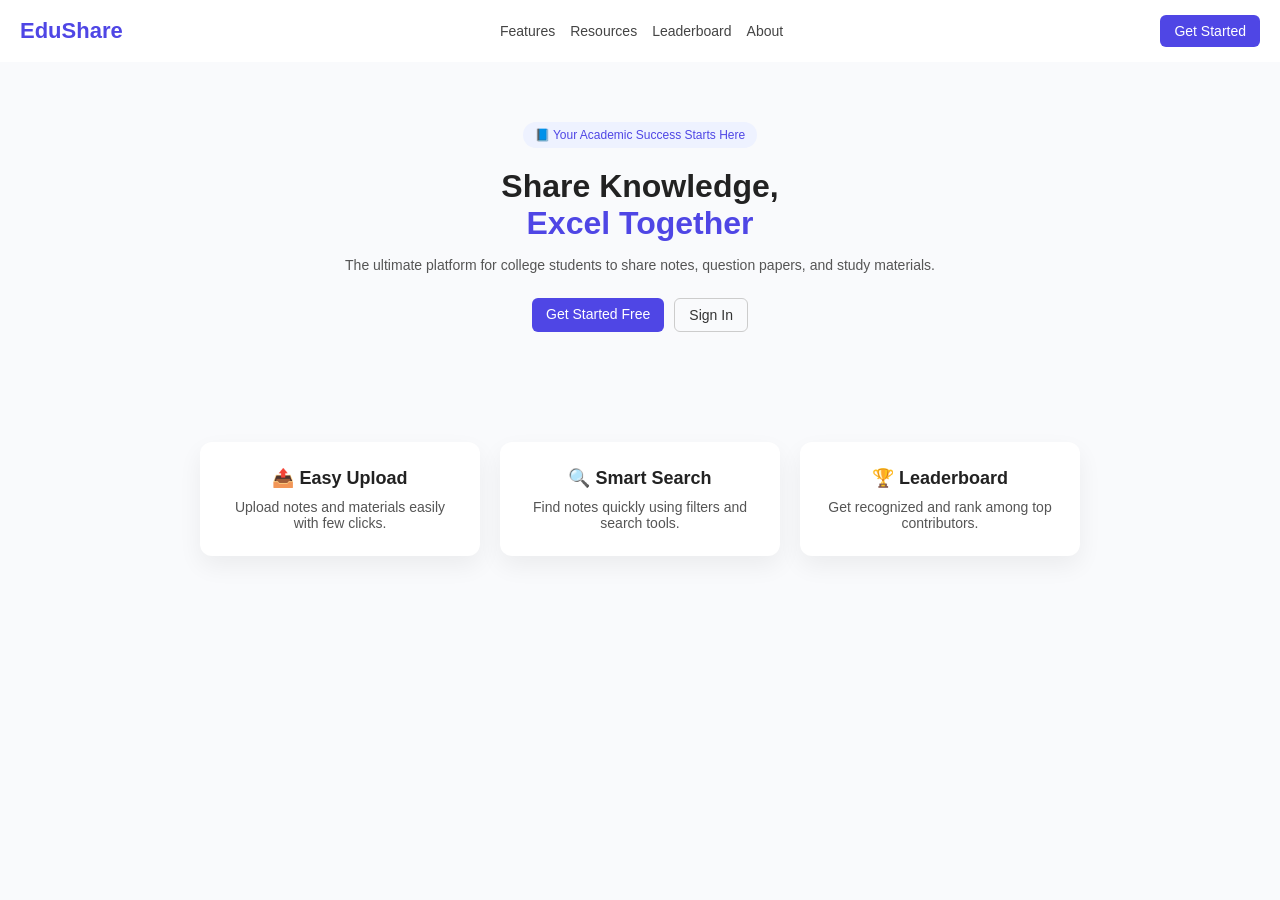
<file: static/index.html>
<!DOCTYPE html>
<html lang="en">
<head>
<meta charset="UTF-8">
<meta name="viewport" content="width=device-width, initial-scale=1.0">
<title>EduShare</title>

<style>
* {
  margin: 0;
  padding: 0;
  box-sizing: border-box;
  font-family: Arial, sans-serif;
}

body {
  background: #f9fafc;
  color: #222;
}

/* Navbar */
.navbar {
  display: flex;
  justify-content: space-between;
  align-items: center;
  padding: 15px 20px;
  background: white;
  flex-wrap: wrap;
}

.logo {
  font-size: 22px;
  font-weight: bold;
  color: #4f46e5;
}

.nav-links {
  display: flex;
  gap: 15px;
  flex-wrap: wrap;
}

.nav-links a {
  text-decoration: none;
  color: #444;
  font-size: 14px;
}

/* Buttons */
.btn-primary {
  background: #4f46e5;
  color: white;
  padding: 8px 14px;
  border-radius: 6px;
  text-decoration: none;
  font-size: 14px;
}

.btn-outline {
  border: 1px solid #ccc;
  padding: 8px 14px;
  border-radius: 6px;
  text-decoration: none;
  color: #333;
  font-size: 14px;
}

/* Hero */
.hero {
  text-align: center;
  padding: 60px 20px;
}

.badge {
  display: inline-block;
  background: #eef2ff;
  color: #4f46e5;
  padding: 6px 12px;
  border-radius: 20px;
  font-size: 12px;
  margin-bottom: 20px;
}

.hero h1 {
  font-size: 32px;
  margin-bottom: 15px;
}

.hero h1 span {
  color: #4f46e5;
}

.hero p {
  font-size: 14px;
  color: #555;
  margin-bottom: 25px;
}

.hero-buttons {
  display: flex;
  justify-content: center;
  gap: 10px;
  flex-wrap: wrap;
}

/* Features */
.features {
  display: flex;
  justify-content: center;
  gap: 20px;
  padding: 50px 20px;
  flex-wrap: wrap;
}

.feature-card {
  background: white;
  padding: 25px;
  border-radius: 12px;
  width: 280px;
  text-align: center;
  box-shadow: 0 10px 25px rgba(0,0,0,0.06);
}

.feature-card h3 {
  margin-bottom: 10px;
  font-size: 18px;
}

.feature-card p {
  font-size: 14px;
  color: #555;
}

/* Mobile */
@media (max-width: 600px) {
  .nav-links {
    justify-content: center;
    width: 100%;
    margin: 10px 0;
  }

  .hero h1 {
    font-size: 26px;
  }
}
</style>
</head>

<body>

<header class="navbar">
  <div class="logo">EduShare</div>

  <nav class="nav-links">
    <a href="#features">Features</a>
    <a href="#">Resources</a>
    <a href="#">Leaderboard</a>
    <a href="#">About</a>
  </nav>

  <a href="/static/signup.html" class="btn-primary">Get Started</a>
</header>

<section class="hero">
  <span class="badge">📘 Your Academic Success Starts Here</span>

  <h1>
    Share Knowledge,<br>
    <span>Excel Together</span>
  </h1>

  <p>
    The ultimate platform for college students to share notes,
    question papers, and study materials.
  </p>

  <!-- ✅ ONLY CHANGE: links added -->
  <div class="hero-buttons">
    <a href="/static/signup.html" class="btn-primary">Get Started Free</a>
    <a href="/static/login.html" class="btn-outline">Sign In</a>
  </div>
</section>

<section class="features" id="features">
  <div class="feature-card">
    <h3>📤 Easy Upload</h3>
    <p>Upload notes and materials easily with few clicks.</p>
  </div>

  <div class="feature-card">
    <h3>🔍 Smart Search</h3>
    <p>Find notes quickly using filters and search tools.</p>
  </div>

  <div class="feature-card">
    <h3>🏆 Leaderboard</h3>
    <p>Get recognized and rank among top contributors.</p>
  </div>
</section>

</body>
</html>
</file>
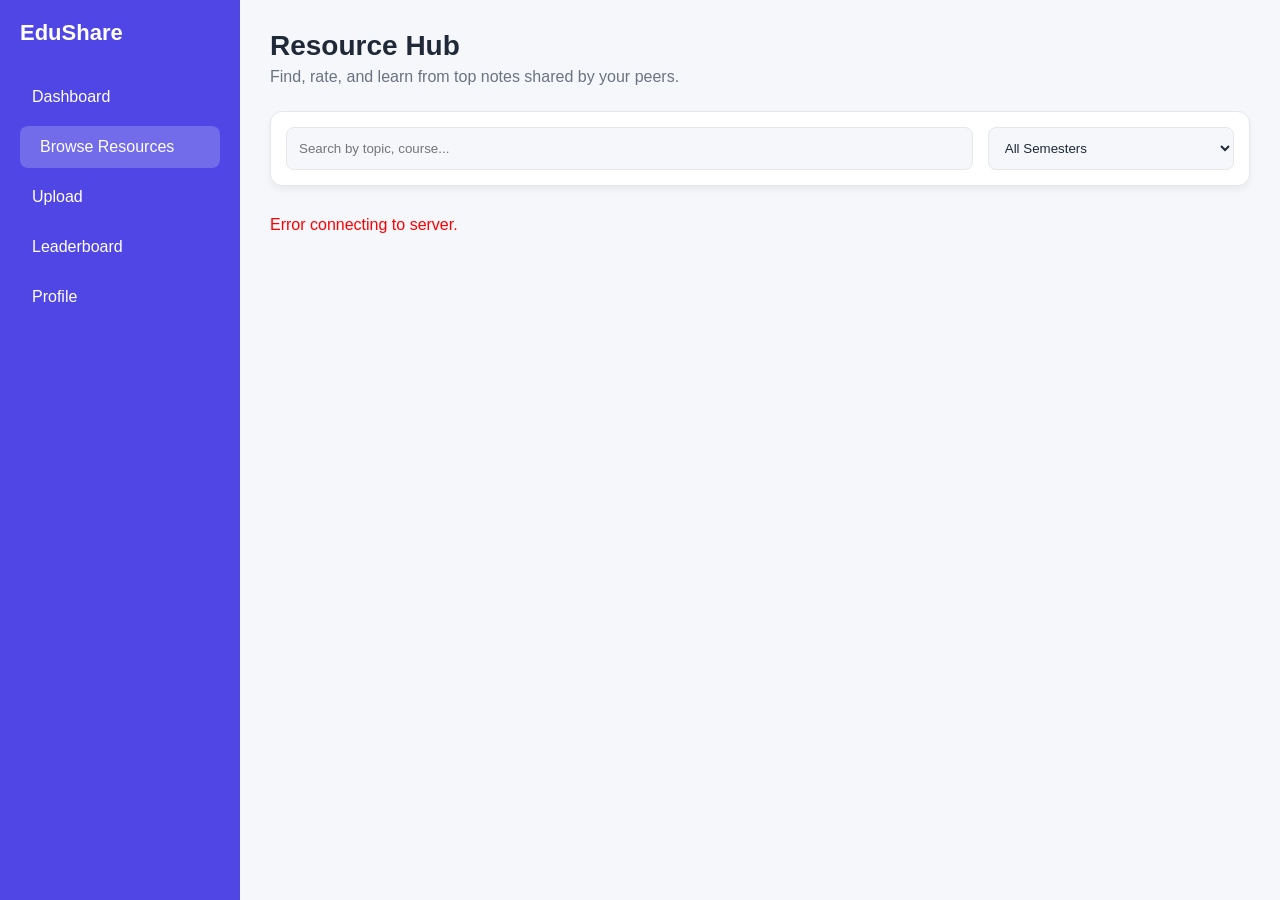
<file: static/browse.html>
<!DOCTYPE html>
<html lang="en">
<head>
    <meta charset="UTF-8">
    <meta name="viewport" content="width=device-width, initial-scale=1.0">
    <title>EduShare | Browse Resources</title>
    <style>
        /* --- 1. THEME VARIABLES --- */
        :root {
            --primary: #4f46e5;
            --primary-hover: #4338ca;
            --bg: #f5f7fb;
            --card-bg: #ffffff;
            --text: #1f2937;
            --text-light: #6b7280;
            --border: #e5e7eb;
            --badge-bg: #eff6ff;
            --success: #10b981;
            --danger: #ef4444;
        }

        body.dark-theme {
            --bg: #0f172a;
            --card-bg: #1e293b;
            --text: #f8fafc;
            --text-light: #94a3b8;
            --border: #334155;
            --badge-bg: rgba(79, 70, 229, 0.15);
        }

        /* --- 2. GLOBAL RESET --- */
        * {
            margin: 0;
            padding: 0;
            box-sizing: border-box;
            font-family: "Segoe UI", sans-serif;
        }

        body {
            background: var(--bg);
            color: var(--text);
            transition: background 0.3s, color 0.3s;
            min-height: 100vh;
        }

        /* --- 3. LAYOUT --- */
        .dashboard {
            display: flex;
            min-height: 100vh;
        }

        /* --- 4. SIDEBAR --- */
        .sidebar {
            width: 240px;
            background: var(--primary);
            color: white;
            padding: 20px;
            flex-shrink: 0;
            position: sticky;
            top: 0;
            height: 100vh;
        }

        .logo {
            font-size: 22px;
            font-weight: bold;
            margin-bottom: 30px;
        }

        .sidebar a {
            display: block;
            padding: 12px;
            margin-bottom: 8px;
            border-radius: 8px;
            cursor: pointer;
            text-decoration: none;
            color: white;
            transition: padding-left 0.3s ease, background 0.2s ease;
        }

        .sidebar a:hover,
        .sidebar .active {
            background: rgba(255, 255, 255, 0.2);
            padding-left: 20px;
        }

        /* --- 5. MAIN CONTENT --- */
        .main {
            flex: 1;
            padding: 30px;
        }

        header h1 {
            font-size: 28px;
            margin-bottom: 6px;
        }

        header p {
            color: var(--text-light);
            margin-bottom: 25px;
        }

        /* --- 6. FILTER SECTION --- */
        .filter-section {
            background: var(--card-bg);
            padding: 15px;
            border-radius: 12px;
            display: flex;
            gap: 15px;
            border: 1px solid var(--border);
            box-shadow: 0 4px 6px rgba(0, 0, 0, 0.05);
            margin-bottom: 30px;
        }

        .filter-section input {
            flex: 3;
            border: 1px solid var(--border);
            padding: 12px;
            border-radius: 8px;
            background: var(--bg);
            color: var(--text);
            outline: none;
        }

        .filter-section select {
            flex: 1;
            border: 1px solid var(--border);
            padding: 12px;
            border-radius: 8px;
            background: var(--bg);
            color: var(--text);
            cursor: pointer;
            outline: none;
        }

        /* --- 7. RESOURCE GRID --- */
        .resource-grid {
            display: grid;
            grid-template-columns: repeat(auto-fill, minmax(320px, 1fr));
            gap: 20px;
        }

        .resource-card {
            background: var(--card-bg);
            padding: 24px;
            border-radius: 16px;
            border: 1px solid var(--border);
            display: flex;
            flex-direction: column;
            transition: transform 0.3s ease, box-shadow 0.3s ease, border-color 0.3s ease;
            position: relative;
        }

        .resource-card:hover {
            transform: translateY(-5px);
            box-shadow: 0 10px 20px rgba(0, 0, 0, 0.1);
            border-color: var(--primary);
        }

        .file-badge {
            font-size: 10px;
            font-weight: 700;
            color: var(--primary);
            background: var(--badge-bg);
            padding: 5px 10px;
            border-radius: 6px;
            text-transform: uppercase;
            margin-bottom: 12px;
            width: fit-content;
        }

        .resource-title {
            font-size: 18px;
            font-weight: 700;
            margin-bottom: 8px;
            line-height: 1.3;
        }

        .resource-info {
            color: var(--text-light);
            font-size: 14px;
            margin-bottom: 10px;
        }

        .uploader-info {
            font-size: 12px;
            color: var(--text-light);
            margin-bottom: 15px;
            display: flex;
            align-items: center;
            gap: 5px;
        }

        /* --- 8. RATING & FEEDBACK --- */
        .rating-box {
            display: flex;
            align-items: center;
            gap: 10px;
            margin-bottom: 15px;
            padding: 8px;
            background: var(--bg);
            border-radius: 10px;
            width: fit-content;
        }

        .star {
            font-size: 18px;
            cursor: pointer;
            color: #cbd5e1;
            transition: 0.2s;
        }

        .star.active {
            color: #f59e0b;
        }

        .avg-text {
            font-weight: 800;
            color: var(--text);
            font-size: 12px;
        }

        .feedback-drawer {
            display: none;
            margin-bottom: 15px;
            padding: 10px;
            background: var(--bg);
            border-radius: 8px;
            font-size: 13px;
            border: 1px solid var(--border);
        }

        /* --- 9. BUTTONS --- */
        .card-actions {
            display: flex;
            gap: 10px;
            margin-top: auto;
        }

        button {
            background: var(--primary);
            color: white;
            border: none;
            padding: 10px 14px;
            border-radius: 8px;
            cursor: pointer;
            font-weight: bold;
            transition: opacity 0.2s, transform 0.1s;
        }

        button:hover {
            opacity: 0.9;
        }

        button:active {
            transform: scale(0.96);
        }

        .btn-outline {
            background: transparent;
            border: 1px solid var(--border);
            color: var(--text);
            flex: 1;
        }

        .btn-primary {
            flex: 2;
        }

        /* Faculty Controls */
        .faculty-controls {
            margin-top: 15px;
            padding-top: 15px;
            border-top: 1px solid var(--border);
            display: flex;
            gap: 8px;
        }

        .btn-fac {
            font-size: 11px;
            flex: 1;
        }

        .bg-green { background: var(--success); }
        .bg-red { background: var(--danger); }
    </style>
</head>
<body>

<div class="dashboard">
    <nav class="sidebar">
        <div class="logo">EduShare</div>
        <a href="dashboard.html">Dashboard</a>
        <a href="browse.html" class="active">Browse Resources</a>
        <a href="upload.html">Upload</a>
        <a href="leaderboard.html">Leaderboard</a>
        <a href="profile.html">Profile</a>
    </nav>

    <main class="main">
        <header>
            <h1 id="welcome-text">Resource Hub</h1>
            <p>Find, rate, and learn from top notes shared by your peers.</p>
        </header>

        <div class="filter-section">
            <input type="text" id="searchInput" placeholder="Search by topic, course..." oninput="debounce(loadResources)">
            <select id="semFilter" onchange="loadResources()">
                <option value="">All Semesters</option>
                <option value="1">Semester 1</option>
                <option value="2">Semester 2</option>
                <option value="3">Semester 3</option>
                <option value="4">Semester 4</option>
                <option value="5">Semester 5</option>
                <option value="6">Semester 6</option>
                <option value="7">Semester 7</option>
                <option value="8">Semester 8</option>
            </select>
        </div>

        <div id="resource-grid" class="resource-grid">
            </div>
    </main>
</div>

<script>
    const userRole = localStorage.getItem('userRole') || 'student';
    const currentUserId = localStorage.getItem('userId');

    // Theme Check
    if (localStorage.getItem('theme') === 'dark') {
        document.body.classList.add('dark-theme');
    }

    let timeout = null;
    function debounce(func) {
        clearTimeout(timeout);
        timeout = setTimeout(func, 400);
    }

    async function loadResources() {
        const search = document.getElementById('searchInput').value;
        const sem = document.getElementById('semFilter').value;
        const container = document.getElementById("resource-grid");

        try {
            const res = await fetch(`http://127.0.0.1:5000/get-resources?search=${encodeURIComponent(search)}&semester=${sem}`);
            const resources = await res.json();

            if (resources.length === 0) {
                container.innerHTML = `<p style="grid-column: 1/-1; text-align: center; padding: 50px;">No resources found.</p>`;
                return;
            }

            container.innerHTML = resources.map((file) => {
                const avg = parseFloat(file.average_rating || 0).toFixed(1);
                const starCount = Math.round(file.average_rating || 0);

                return `
                <div class="resource-card">
                    <span class="file-badge">${file.file_type || 'PDF'}</span>
                    <h3 class="resource-title">
                        ${file.title} ${file.is_verified ? '✅' : ''}
                    </h3>
                    <p class="resource-info"><b>${file.course_name}</b> • Sem ${file.semester}</p>
                    
                    <div class="uploader-info">
                        👤 <span>Uploaded by <b>${file.uploader_name}</b></span>
                    </div>

                    <div class="rating-box">
                        <div class="stars">
                            ${[1, 2, 3, 4, 5].map(i => `<span class="star ${i <= starCount ? 'active' : ''}" onclick="submitRating(${file.resource_id}, ${i})">★</span>`).join('')}
                        </div>
                        <span class="avg-text">${avg}</span>
                    </div>

                    <div id="feedback-area-${file.resource_id}" class="feedback-drawer"></div>

                    <div class="card-actions">
                        <button class="btn btn-outline" onclick="toggleFeedback(${file.resource_id})">Feedback</button>
                        <button class="btn btn-primary" onclick="downloadResource(${file.resource_id}, '${file.file_url}')">Download</button>
                    </div>

                    ${userRole === 'faculty' ? `
                    <div class="faculty-controls">
                        <button class="btn-fac bg-green" onclick="verifyRes(${file.resource_id})">Verify</button>
                        <button class="btn-fac bg-red" onclick="deleteRes(${file.resource_id})">Delete</button>
                    </div>` : ''}
                </div>`;
            }).join('');
        } catch (e) {
            container.innerHTML = `<p style="color:red">Error connecting to server.</p>`;
        }
    }

    async function toggleFeedback(resId) {
        const div = document.getElementById(`feedback-area-${resId}`);
        if (div.style.display === 'block') { div.style.display = 'none'; return; }

        const res = await fetch(`http://127.0.0.1:5000/get-comments/${resId}?user_id=${currentUserId}`);
        const comments = await res.json();

        if (!comments || comments.length === 0) {
            div.innerHTML = `<div class="no-feedback-msg">No faculty feedback yet.</div>`;
        } else {
            div.innerHTML = comments.map(c => `
                <div style="margin-bottom:8px; border-bottom:1px solid var(--border); padding-bottom:5px;">
                    <b style="color:var(--primary)">${c.faculty_name}:</b><br>
                    ${c.comment_text}
                </div>
            `).join('');
        }
        div.style.display = 'block';
    }

    async function submitRating(resId, rating) {
        if (!currentUserId) return alert("Login required");
        await fetch('http://127.0.0.1:5000/rate-resource', {
            method: 'POST',
            headers: { 'Content-Type': 'application/json' },
            body: JSON.stringify({ user_id: currentUserId, resource_id: resId, rating: rating })
        });
        loadResources();
    }

    async function downloadResource(resourceId, fileUrl) {
    try {
        // 1. Tell the server to increment the download count
        await fetch(`http://127.0.0.1:5000/track-download/${resourceId}`, {
            method: 'POST'
        });
        
        // 2. Actually open/download the file
        window.open(`http://127.0.0.1:5000/${fileUrl}`);
    } catch (err) {
        console.error("Download tracking failed", err);
        // Fallback: still open the file even if tracking fails
        window.open(`http://127.0.0.1:5000/${fileUrl}`);
    }
}

    window.onload = loadResources;
</script>
</body>
</html>
</file>
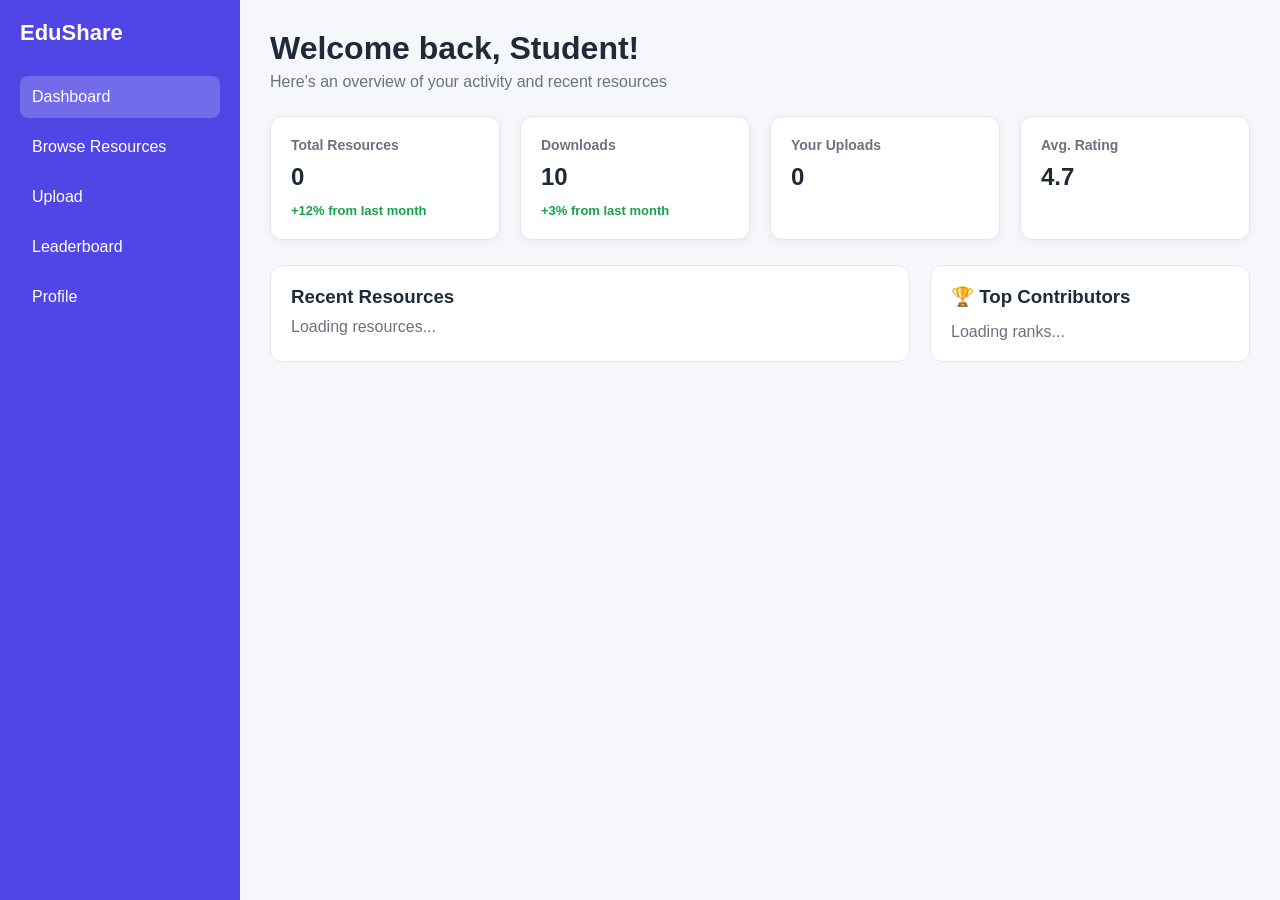
<file: static/dashboard.html>
<!DOCTYPE html>
<html lang="en">
<head>
<meta charset="UTF-8">
<meta name="viewport" content="width=device-width, initial-scale=1.0">
<title>EduShare Dashboard</title>

<style>
    /* --- THEME VARIABLES --- */
    :root {
        --primary: #4f46e5;
        --bg: #f5f7fb;
        --card-bg: #ffffff;
        --text: #1f2937;
        --text-light: #6b7280;
        --border: #e5e7eb;
    }

    /* Dark Theme Styles */
    body.dark-theme {
        --bg: #0f172a;
        --card-bg: #1e293b;
        --text: #f8fafc;
        --text-light: #94a3b8;
        --border: #334155;
    }

    *{
        margin:0;
        padding:0;
        box-sizing:border-box;
        font-family: "Segoe UI", sans-serif;
    }

    body{
        background: var(--bg);
        color: var(--text);
        transition: background 0.3s, color 0.3s;
    }

    /* Layout */
    .dashboard{
        display:flex;
        min-height:100vh;
    }

    /* Sidebar */
    .sidebar{
        width:240px;
        background: var(--primary);
        color:white;
        padding:20px;
        flex-shrink: 0;
    }

    .logo{
        font-size:22px;
        font-weight:bold;
        margin-bottom:30px;
    }

    .sidebar a{
        display:block;
        padding:12px;
        margin-bottom:8px;
        border-radius:8px;
        cursor:pointer;
        text-decoration: none;
        color: white;
    }

    .sidebar a:hover,
    .sidebar .active{
        background:rgba(255,255,255,0.2);
    }

    /* Main Content */
    .main{
        flex:1;
        padding:30px;
    }

    header h1{
        margin-bottom:6px;
    }

    header p{
        color: var(--text-light);
    }

    /* Stats Grid */
    .stats{
        display:grid;
        grid-template-columns:repeat(auto-fit, minmax(200px, 1fr));
        gap:20px;
        margin:25px 0;
    }

    .card{
        background: var(--card-bg);
        padding:20px;
        border-radius:12px;
        border: 1px solid var(--border);
        box-shadow: 0 2px 10px rgba(0,0,0,0.05);
    }


    /* --- HOVER EFFECTS FOR STAT CARDS --- */
.card {
    transition: transform 0.3s ease, box-shadow 0.3s ease, border-color 0.3s ease;
    cursor: default;
}

.card:hover {
    transform: translateY(-5px);
    box-shadow: 0 10px 20px rgba(0, 0, 0, 0.1);
    border-color: var(--primary);
}

/* --- HOVER EFFECTS FOR RESOURCE CARDS --- */
.resource-card {
    transition: transform 0.2s ease, background-color 0.2s ease;
}

.resource-card:hover {
    background-color: rgba(79, 70, 229, 0.02);
    transform: scale(1.01);
}

/* --- HOVER EFFECTS FOR SIDEBAR LINKS --- */
.sidebar a {
    transition: padding-left 0.3s ease, background 0.2s ease;
}

.sidebar a:hover {
    padding-left: 20px;
    background: rgba(255, 255, 255, 0.2);
}

/* --- BUTTON INTERACTION --- */
button {
    transition: opacity 0.2s ease, transform 0.1s ease;
}

button:active {
    transform: scale(0.96);
}
    .card h3{
        font-size:14px;
        color: var(--text-light);
    }

    .card h2{
        margin:10px 0;
    }

    .green{
        color:#16a34a;
        font-size:13px;
        font-weight: bold;
    }

    /* Content Section */
    .content{
        display:grid;
        grid-template-columns: 2fr 1fr;
        gap:20px;
    }

    .resources,
    .contributors{
        background: var(--card-bg);
        padding:20px;
        border-radius:12px;
        border: 1px solid var(--border);
    }

    .resource-card{
        border:1px solid var(--border);
        padding:15px;
        border-radius:10px;
        margin-top:15px;
    }

    .resource-card p{
        font-size:14px;
        color: var(--text-light);
        margin:8px 0;
    }

    button{
        background: var(--primary);
        color:white;
        border:none;
        padding:8px 14px;
        border-radius:8px;
        cursor:pointer;
        font-weight: bold;
    }

    button:hover{
        opacity: 0.9;
    }

    /* Contributors */
    .contributors ul{
        list-style:none;
        margin-top:15px;
    }

    .contributors li{
        display:flex;
        justify-content:space-between;
        padding:8px 0;
        border-bottom:1px solid var(--border);
    }

    /* Responsive */
    @media(max-width:900px){
        .content{ grid-template-columns:1fr; }
        .sidebar{ width: 70px; }
        .sidebar .logo, .sidebar a span { display: none; }
    }
</style>

<script>
    // Immediate Theme Check
    (function() {
        if (localStorage.getItem('theme') === 'dark') {
            document.body.classList.add('dark-theme');
        }
    })();
</script>

</head>
<body>

<div class="dashboard">

    <div class="sidebar">
        <nav>
        <div class="logo">EduShare</div>
        <a href="dashboard.html" class="active">Dashboard</a>
        <a href="browse.html">Browse Resources</a>
        <a href="upload.html">Upload</a>
        <a href="leaderboard.html">Leaderboard</a>
        <a href="profile.html">Profile</a>
        </nav>
    </div>
    

    <div class="main">
        <header>
            <h1 id="welcome-text">Welcome back, Student!</h1>
            <p>Here's an overview of your activity and recent resources</p>
        </header>

        <div class="stats">
            <div class="card">
                <h3>Total Resources</h3>
                <h2 id="total-count">0</h2>
                <span class="green">+12% from last month</span>
            </div>
            <div class="card">
                <h3>Downloads</h3>
                <h2 id="personal-dl">10</h2>
                <span class="green">+3% from last month</span>
            </div>
            <div class="card">
                <h3>Your Uploads</h3>
                <h2 id="my-uploads">0</h2>
            </div>
            <div class="card">
                <h3>Avg. Rating</h3>
                <h2>4.7</h2>
            </div>
        </div>

        <div class="content">
            <div class="resources">
                <h3>Recent Resources</h3>
                <div id="resource-list">
                    <p style="margin-top: 10px; color: var(--text-light);">Loading resources...</p>
                </div>
            </div>

            <div class="contributors">
                <h3>🏆 Top Contributors</h3>
                <ul>
                    <p style="margin-top: 10px; color: var(--text-light);">Loading ranks...</p>
                </ul>
            </div>
        </div>
    </div>
</div>

<script>
    // Personalize Greeting
    const userName = localStorage.getItem('userName') || "Student";
    const userId = localStorage.getItem('userId');
    document.getElementById('welcome-text').innerText = `Welcome back, ${userName}!`;

    async function loadDashboard() {
        try {
            // --- 1. Load Recent Resources & Stats ---
            const res = await fetch("http://127.0.0.1:5000/get-resources");
            const data = await res.json();
            
            document.getElementById('total-count').innerText = data.length;
            const myCount = data.filter(item => item.uploaded_by == userId).length;
            document.getElementById('my-uploads').innerText = myCount;

            const container = document.getElementById('resource-list');
            if(data.length > 0) {
                container.innerHTML = "";
                data.slice(0, 2).forEach(file => {
                    container.innerHTML += `
                        <div class="resource-card">
                            <h4>${file.title}</h4>
                            <p>${file.course_name} • Sem ${file.semester} • By ${file.uploader_name}</p>
                            <button onclick="handleDownload(${file.resource_id}, '${file.file_url}')">Download</button>
                        </div>
                    `;
                });
            }

            // --- 2. Load Top Contributors (Dynamic) ---
            const leaderRes = await fetch("http://127.0.0.1:5000/get-leaderboard");
            const leaders = await leaderRes.json();
            const leaderList = document.querySelector('.contributors ul');
            
            if(leaders.length > 0) {
                leaderList.innerHTML = ""; 
                leaders.slice(0, 5).forEach(user => {
                    leaderList.innerHTML += `
                        <li>
                            ${user.user_name} 
                            <span style="font-weight: bold; color: var(--primary);">
                                ${user.total_downloads}
                            </span>
                        </li>
                    `;
                });
            } else {
                leaderList.innerHTML = "<li>No contributors yet</li>";
            }

        } catch (err) {
            console.error("Dashboard error:", err);
        }
    } 

    async function handleDownload(resId, url) {
    const userId = localStorage.getItem('userId') || 1; // Get the logged-in user's ID
    
    await fetch(`http://127.0.0.1:5000/track-download/${resId}`, { 
        method: 'POST',
        headers: { 'Content-Type': 'application/json' },
        body: JSON.stringify({ user_id: userId }) 
    });
    
    window.open(`http://127.0.0.1:5000/${url}`);
    loadDashboard(); // This will now show the updated VIEW data
}
    window.onload = loadDashboard;
</script>

</body>
</html>
</file>
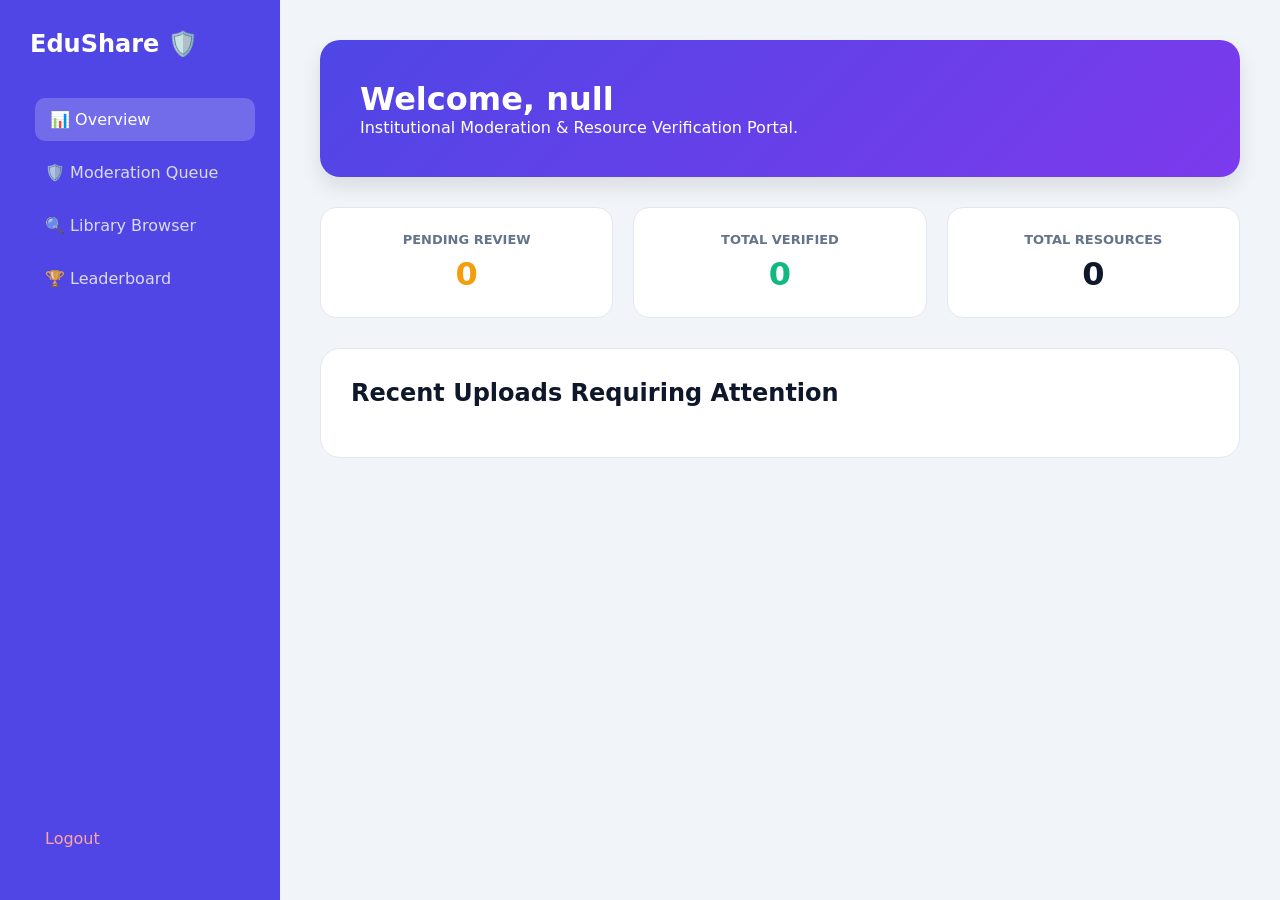
<file: static/faculty_dashboard.html>
<!DOCTYPE html>
<html lang="en">
<head>
    <meta charset="UTF-8">
    <meta name="viewport" content="width=device-width, initial-scale=1.0">
    <title>EduShare | Faculty Portal</title>
    <style>
        :root {
            --primary: #4f46e5;
            --bg: #f1f5f9;
            --card-bg: #ffffff;
            --text-main: #0f172a;
            --text-muted: #64748b;
            --border: #e2e8f0;
            --success: #10b981;
            --warning: #f59e0b;
        }

        * {
            margin: 0;
            padding: 0;
            box-sizing: border-box;
            font-family: 'Inter', system-ui, sans-serif;
        }

        body {
            background: var(--bg);
            color: var(--text-main);
            display: flex;
            min-height: 100vh;
        }

        /* --- SIDEBAR --- */
        .sidebar {
            width: 280px;
            background: var(--primary);
            color: white;
            padding: 30px;
            position: sticky;
            top: 0;
            height: 100vh;
            display: flex;
            flex-direction: column;
        }

        .sidebar h2 {
            font-size: 24px;
            font-weight: 800;
            margin-bottom: 40px;
        }

        .sidebar a {
            display: block;
            padding: 12px 15px;
            margin-bottom: 10px;
            border-radius: 10px;
            text-decoration: none;
            color: rgba(255, 255, 255, 0.8);
            font-weight: 500;
            transition: 0.3s;
        }

        .sidebar a:hover, 
        .sidebar .active {
            background: rgba(255, 255, 255, 0.2);
            color: white;
            transform: translateX(5px);
        }

        /* --- MAIN CONTENT --- */
        .main {
            flex: 1;
            padding: 40px;
        }

        .hero-banner {
            background: linear-gradient(135deg, #4f46e5, #7c3aed);
            padding: 40px;
            border-radius: 20px;
            color: white;
            margin-bottom: 30px;
            box-shadow: 0 10px 20px rgba(0, 0, 0, 0.1);
        }

        .stats-grid {
            display: grid;
            grid-template-columns: repeat(auto-fit, minmax(240px, 1fr));
            gap: 20px;
            margin-bottom: 30px;
        }

        .stat-card {
            background: var(--card-bg);
            padding: 24px;
            border-radius: 16px;
            border: 1px solid var(--border);
            text-align: center;
        }

        .stat-card p {
            font-size: 13px;
            font-weight: 700;
            color: var(--text-muted);
            text-transform: uppercase;
            margin-bottom: 8px;
        }

        .stat-card h3 {
            font-size: 32px;
            font-weight: 800;
        }

        /* --- QUEUE SECTION --- */
        .queue-box {
            background: var(--card-bg);
            padding: 30px;
            border-radius: 20px;
            border: 1px solid var(--border);
        }

        .queue-item {
            display: flex;
            justify-content: space-between;
            align-items: center;
            padding: 15px 0;
            border-bottom: 1px solid var(--border);
        }

        .queue-item:last-child {
            border-bottom: none;
        }

        .btn-review {
            padding: 10px 20px;
            border-radius: 10px;
            border: none;
            background: var(--primary);
            color: white;
            font-weight: 600;
            cursor: pointer;
        }
    </style>
</head>
<body>

    <nav class="sidebar">
        <h2>EduShare 🛡️</h2>
        <a href="faculty_dashboard.html" class="active">📊 Overview</a>
        <a href="faculty_moderation.html">🛡️ Moderation Queue</a>
        <a href="browse.html">🔍 Library Browser</a>
        <a href="leaderboard.html">🏆 Leaderboard</a>
        <div style="margin-top: auto;">
            <a href="login.html" style="color: #fca5a5;">Logout</a>
        </div>
    </nav>

    <main class="main">
        <div class="hero-banner">
            <h1 id="welcome-name">Welcome, Professor</h1>
            <p>Institutional Moderation & Resource Verification Portal.</p>
        </div>

        <div class="stats-grid">
            <div class="stat-card">
                <p>Pending Review</p>
                <h3 id="pending-count" style="color: var(--warning);">0</h3>
            </div>
            <div class="stat-card">
                <p>Total Verified</p>
                <h3 id="verified-count" style="color: var(--success);">0</h3>
            </div>
            <div class="stat-card">
                <p>Total Resources</p>
                <h3 id="total-count">0</h3>
            </div>
        </div>

        <div class="queue-box">
            <h2 style="margin-bottom: 20px;">Recent Uploads Requiring Attention</h2>
            <div id="urgent-queue">
                </div>
        </div>
    </main>

    <script>
        const userName = localStorage.getItem('userName');
        document.getElementById('welcome-name').innerText = `Welcome, ${userName}`;

        async function loadDashboardStats() {
            try {
                const res = await fetch('http://127.0.0.1:5000/get-resources');
                const data = await res.json();
                
                const pending = data.filter(r => !r.is_verified);
                const verified = data.filter(r => r.is_verified);

                document.getElementById('total-count').innerText = data.length;
                document.getElementById('pending-count').innerText = pending.length;
                document.getElementById('verified-count').innerText = verified.length;

                const queue = document.getElementById('urgent-queue');
                if (pending.length === 0) {
                    queue.innerHTML = "<p>All caught up! No pending resources.</p>";
                } else {
                    queue.innerHTML = pending.slice(0, 3).map(item => `
                        <div class="queue-item">
                            <div>
                                <h4>${item.title}</h4>
                                <p style="font-size: 12px; color: var(--text-muted);">Uploader: ${item.uploader_name} | Course: ${item.course_name}</p>
                            </div>
                            <button class="btn-review" onclick="location.href='faculty_moderation.html'">Review</button>
                        </div>
                    `).join('');
                }
            } catch (e) { console.error(e); }
        }

        window.onload = loadDashboardStats;
    </script>
</body>
</html>
</file>
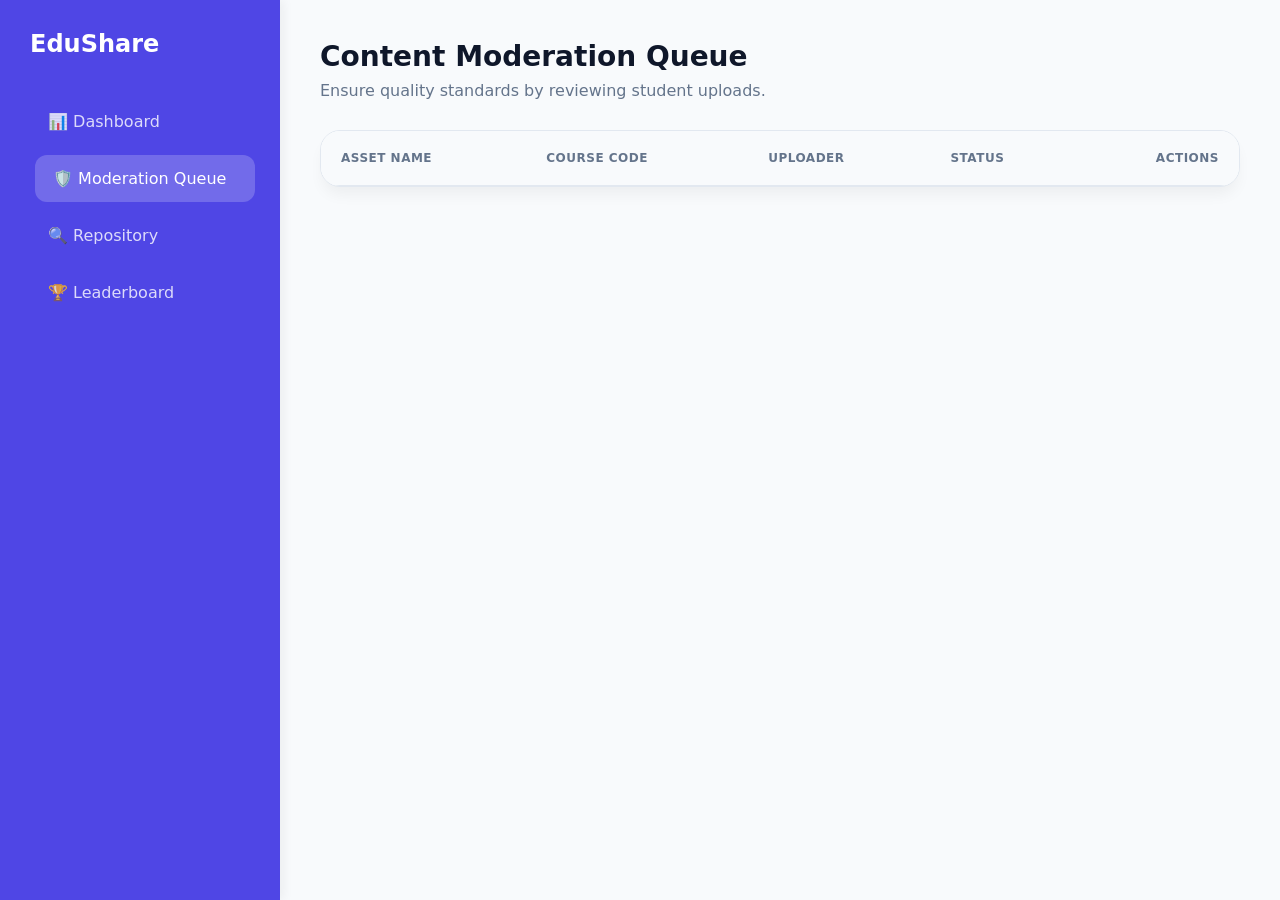
<file: static/faculty_moderation.html>
<!DOCTYPE html>
<html lang="en">
<head>
    <meta charset="UTF-8">
    <meta name="viewport" content="width=device-width, initial-scale=1.0">
    <title>EduShare | Moderation Queue</title>
    <style>
        /* --- 1. VARIABLES --- */
        :root {
            --primary: #4f46e5;
            --primary-light: #eef2ff;
            --bg: #f8fafc;
            --card-bg: #ffffff;
            --text-main: #0f172a;
            --text-muted: #64748b;
            --border: #e2e8f0;
            --success: #10b981;
            --warning: #f59e0b;
            --danger: #ef4444;
        }

        /* --- 2. GLOBAL STYLES --- */
        * {
            margin: 0;
            padding: 0;
            box-sizing: border-box;
            font-family: 'Inter', system-ui, sans-serif;
        }

        body {
            display: flex;
            background: var(--bg);
            color: var(--text-main);
            min-height: 100vh;
        }

        /* --- 3. SIDEBAR --- */
        .sidebar {
            width: 280px;
            background: var(--primary);
            color: white;
            padding: 30px;
            position: sticky;
            top: 0;
            height: 100vh;
            box-shadow: 4px 0 10px rgba(0, 0, 0, 0.05);
        }

        .sidebar h2 {
            font-size: 24px;
            font-weight: 800;
            margin-bottom: 40px;
        }

        .sidebar a {
            display: block;
            padding: 14px 18px;
            margin-bottom: 10px;
            border-radius: 12px;
            text-decoration: none;
            color: rgba(255, 255, 255, 0.8);
            font-weight: 500;
            transition: 0.3s;
        }

        .sidebar a:hover, 
        .sidebar a.active {
            background: rgba(255, 255, 255, 0.2);
            color: white;
            transform: translateX(5px);
        }

        /* --- 4. MAIN LAYOUT --- */
        .main {
            flex: 1;
            padding: 40px;
        }

        header h1 {
            font-size: 28px;
            font-weight: 800;
            margin-bottom: 8px;
        }

        /* --- 5. TABLE CARD --- */
        .table-card {
            background: var(--card-bg);
            border-radius: 20px;
            border: 1px solid var(--border);
            overflow: hidden;
            box-shadow: 0 10px 15px -3px rgba(0, 0, 0, 0.05);
            margin-top: 20px;
        }

        table {
            width: 100%;
            border-collapse: collapse;
        }

        th {
            padding: 20px;
            background: #f8fafc;
            text-align: left;
            font-size: 12px;
            font-weight: 800;
            color: var(--text-muted);
            text-transform: uppercase;
            letter-spacing: 0.5px;
            border-bottom: 1px solid var(--border);
        }

        td {
            padding: 20px;
            border-bottom: 1px solid #f1f5f9;
            font-size: 14px;
            transition: 0.2s;
        }

        tr:hover td {
            background: #fafafa;
        }

        /* --- 6. BADGES --- */
        .status-badge {
            padding: 6px 12px;
            border-radius: 20px;
            font-size: 11px;
            font-weight: 700;
            text-transform: uppercase;
        }

        .badge-warn {
            background: #fffbeb;
            color: var(--warning);
        }

        .badge-success {
            background: #ecfdf5;
            color: var(--success);
        }

        /* --- 7. BUTTON GROUPS --- */
        .btn-group {
            display: flex;
            gap: 8px;
        }

        .btn-small {
            padding: 8px 14px;
            border-radius: 10px;
            border: none;
            cursor: pointer;
            font-weight: 700;
            font-size: 12px;
            transition: 0.2s;
        }

        .btn-verify {
            background: var(--success);
            color: white;
        }

        .btn-verify:hover {
            background: #059669;
        }

        .btn-feedback {
            background: var(--primary-light);
            color: var(--primary);
        }

        .btn-feedback:hover {
            background: #e0e7ff;
        }

        .btn-delete {
            background: #fef2f2;
            color: var(--danger);
        }

        .btn-delete:hover {
            background: #fee2e2;
        }

    </style>
</head>
<body>

    <nav class="sidebar">
        <h2>EduShare</h2>
        <a href="faculty_dashboard.html">📊 Dashboard</a>
        <a href="faculty_moderation.html" class="active">🛡️ Moderation Queue</a>
        <a href="browse.html">🔍 Repository</a>
        <a href="leaderboard.html">🏆 Leaderboard</a>
    </nav>

    <main class="main">
        <header style="margin-bottom: 30px;">
            <h1>Content Moderation Queue</h1>
            <p style="color: var(--text-muted);">Ensure quality standards by reviewing student uploads.</p>
        </header>

        <div class="table-card">
            <table>
                <thead>
                    <tr>
                        <th>Asset Name</th>
                        <th>Course Code</th>
                        <th>Uploader</th>
                        <th>Status</th>
                        <th style="text-align: right;">Actions</th>
                    </tr>
                </thead>
                <tbody id="mod-table">
                    </tbody>
            </table>
        </div>
    </main>

    <script>
        const facultyId = localStorage.getItem('userId');

        async function loadQueue() {
            try {
                const res = await fetch('http://127.0.0.1:5000/get-resources');
                const data = await res.json();
                const table = document.getElementById('mod-table');
                table.innerHTML = "";

                data.forEach(item => {
                    table.innerHTML += `
                        <tr>
                            <td>
                                <div style="font-weight: 700;">${item.title}</div>
                                <div style="font-size: 11px; color: var(--text-muted);">${item.file_type.toUpperCase()} File</div>
                            </td>
                            <td><span style="background: #f1f5f9; padding: 4px 8px; border-radius: 6px;">${item.course_name}</span></td>
                            <td>${item.uploader_name}</td>
                            <td>
                                <span class="status-badge ${item.is_verified ? 'badge-success' : 'badge-warn'}">
                                    ${item.is_verified ? 'Verified' : 'Pending'}
                                </span>
                            </td>
                            <td>
                                <div class="btn-group" style="justify-content: flex-end;">
                                    ${!item.is_verified ? `<button class="btn-small btn-verify" onclick="verifyRes(${item.resource_id})">Verify</button>` : ''}
                                    <button class="btn-small btn-feedback" onclick="addFeedback(${item.resource_id})">Feedback</button>
                                    <button class="btn-small btn-delete" onclick="deleteRes(${item.resource_id})">Reject</button>
                                </div>
                            </td>
                        </tr>
                    `;
                });
            } catch (err) {
                console.error("Queue load error:", err);
            }
        }

        async function verifyRes(id) {
            await fetch(`http://127.0.0.1:5000/verify-resource/${id}`, { method: 'POST' });
            loadQueue();
        }

        async function deleteRes(id) {
            if(confirm("Reject and delete this resource?")) {
                await fetch(`http://127.0.0.1:5000/delete-resource/${id}`, { method: 'DELETE' });
                loadQueue();
            }
        }

        async function addFeedback(id) {
            const msg = prompt("Enter corrections for the student:");
            if(!msg) return;
            const isPublic = confirm("Make this feedback PUBLIC for all students?");
            
            await fetch('http://127.0.0.1:5000/add-comment', {
                method: 'POST',
                headers: {'Content-Type': 'application/json'},
                body: JSON.stringify({
                    resource_id: id,
                    faculty_id: facultyId,
                    text: msg,
                    type: isPublic ? 'public' : 'private'
                })
            });
            alert("Feedback sent!");
        }

        window.onload = loadQueue;
    </script>
</body>
</html>
</file>
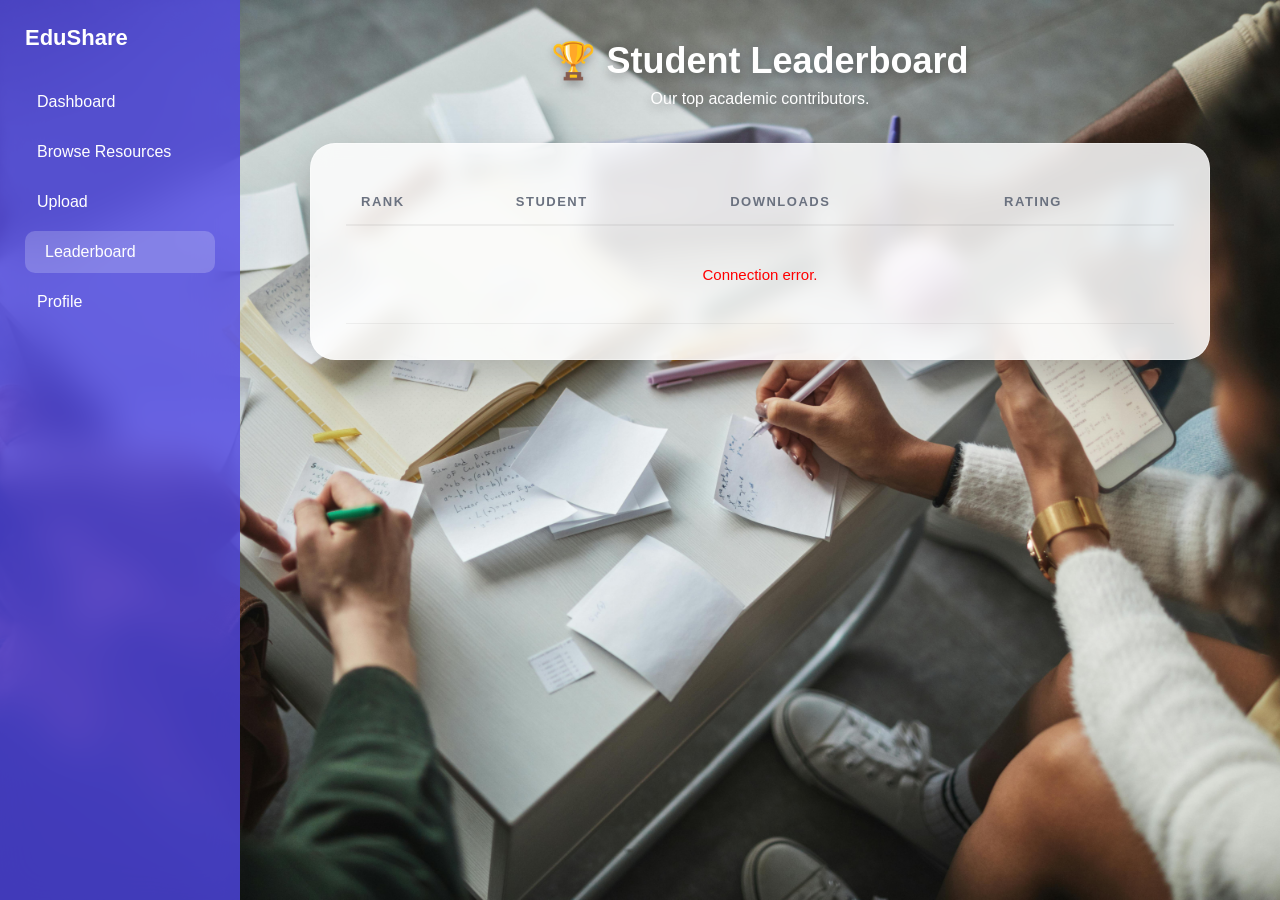
<file: static/leaderboard.html>
<!DOCTYPE html>
<html lang="en">
<head>
    <meta charset="UTF-8">
    <meta name="viewport" content="width=device-width, initial-scale=1.0">
    <title>EduShare | Student Leaderboard</title>
    <style>
        /* --- 1. THEME VARIABLES --- */
        :root {
            --primary: #4f46e5;
            --bg-img: url('bg.jpg');
            --glass-white: rgba(255, 255, 255, 0.85);
            --glass-sidebar: rgba(79, 70, 229, 0.8);
            --text: #1f2937;
            --text-light: #6b7280;
            --border: rgba(255, 255, 255, 0.3);
        }

        /* --- 2. GLOBAL RESET & BG --- */
        * {
            margin: 0;
            padding: 0;
            box-sizing: border-box;
            font-family: "Segoe UI", Tahoma, sans-serif;
        }

        body {
            min-height: 100vh;
            display: flex;
            background-image: var(--bg-img);
            background-size: cover;
            background-position: center;
            background-attachment: fixed;
            color: var(--text);
            overflow-x: hidden;
        }

        /* --- 3. FADE-IN ANIMATION --- */
        @keyframes fadeIn {
            from {
                opacity: 0;
                transform: translateY(20px);
            }
        }

        /* --- 4. SIDEBAR (BLUR EFFECT) --- */
        .sidebar {
            width: 240px;
            background: var(--glass-sidebar);
            backdrop-filter: blur(20px);
            -webkit-backdrop-filter: blur(15px);
            color: white;
            padding: 25px;
            flex-shrink: 0;
            position: sticky;
            top: 0;
            height: 100vh;
            z-index: 10;
        }

        .logo {
            font-size: 22px;
            font-weight: bold;
            margin-bottom: 30px;
        }

        .sidebar a {
            display: block;
            padding: 12px;
            margin-bottom: 8px;
            border-radius: 10px;
            text-decoration: none;
            color: white;
            transition: 0.3s ease;
        }

        .sidebar a:hover,
        .sidebar .active {
            background: rgba(255, 255, 255, 0.2);
            padding-left: 20px;
        }

        /* --- 5. MAIN CONTENT --- */
        .main {
            flex: 1;
            padding: 40px;
            display: flex;
            flex-direction: column;
            align-items: center;
            animation: fadeIn 0.8s ;
        }

        header {
            text-align: center;
            margin-bottom: 35px;
            color: white;
            text-shadow: 0 4px 10px rgba(0, 0, 0, 0.3);
        }

        header h1 {
            font-size: 36px;
            margin-bottom: 8px;
        }

        /* --- 6. LEADERBOARD CARD --- */
        .leaderboard-container {
            background: var(--glass-white);
            backdrop-filter: blur(10px);
            -webkit-backdrop-filter: blur(15px);
            width: 100%;
            max-width: 900px;
            padding: 35px;
            border-radius: 25px;
            box-shadow: 0 15px 35px rgba(0, 0, 0, 0.2);
            border: 1px solid var(--border);
            animation: fadeIn 1s ease-out;
        }

        table {
            width: 100%;
            border-collapse: collapse;
        }

        th {
            text-align: left;
            padding: 15px;
            color: var(--text-light);
            font-size: 13px;
            text-transform: uppercase;
            letter-spacing: 1.5px;
            border-bottom: 2px solid rgba(0, 0, 0, 0.05);
        }

        td {
            padding: 20px 15px;
            border-bottom: 1px solid rgba(0, 0, 0, 0.05);
            font-size: 15px;
        }

        /* --- 7. RANK CIRCLES --- */
        .rank-badge {
            width: 38px;
            height: 38px;
            display: flex;
            align-items: center;
            justify-content: center;
            border-radius: 50%;
            font-weight: 800;
            background: #f1f5f9;
            color: #64748b;
        }

        .gold {
            background: #fef3c7;
            color: #92400e;
            border: 2px solid #fbbf24;
            box-shadow: 0 0 15px rgba(251, 191, 36, 0.3);
        }

        .silver {
            background: #f8fafc;
            color: #475569;
            border: 2px solid #cbd5e1;
        }

        .bronze {
            background: #fff7ed;
            color: #9a3412;
            border: 2px solid #fdba74;
        }

        .dl-text {
            color: var(--primary);
            font-weight: bold;
        }

        tr:hover td {
            background: rgba(255, 255, 255, 0.4);
        }
    </style>
</head>
<body>

    <nav class="sidebar">
        <div class="logo">EduShare</div>
        <a href="dashboard.html">Dashboard</a>
        <a href="browse.html">Browse Resources</a>
        <a href="upload.html">Upload</a>
        <a href="leaderboard.html" class="active">Leaderboard</a>
        <a href="profile.html">Profile</a>
    </nav>

    <main class="main">
        <header>
            <h1>🏆 Student Leaderboard</h1>
            <p>Our top academic contributors.</p>
        </header>

        <div class="leaderboard-container">
            <table>
                <thead>
                    <tr>
                        <th>Rank</th>
                        <th>Student</th>
                        <th>Downloads</th>
                        <th>Rating</th>
                    </tr>
                </thead>
                <tbody id="leaderboard-body">
                    </tbody>
            </table>
        </div>
    </main>

    <script>
        async function loadLeaderboard() {
            const body = document.getElementById('leaderboard-body');
            try {
                const res = await fetch("http://127.0.0.1:5000/get-leaderboard");
                const data = await res.json();

                if (!data || data.length === 0) {
                    body.innerHTML = "<tr><td colspan='4' style='text-align:center; padding:40px;'>No students ranked yet.</td></tr>";
                    return;
                }

                body.innerHTML = data.map((user, index) => {
                    const pos = index + 1; // Recalculate rank locally based on filtered list
                    const rankClass = pos === 1 ? 'gold' : pos === 2 ? 'silver' : pos === 3 ? 'bronze' : '';

                    return `
                        <tr>
                            <td><div class="rank-badge ${rankClass}">${pos}</div></td>
                            <td><strong style="font-size: 16px;">${user.user_name}</strong></td>
                            <td class="dl-text">${user.total_downloads} <span style="font-weight:400; font-size:12px;"></span></td>
                            <td style="color: #f59e0b; font-weight: bold;">★ ${parseFloat(user.average_rating || 0).toFixed(1)}</td>
                        </tr>
                    `;
                }).join('');
            } catch (err) {
                body.innerHTML = "<tr><td colspan='4' style='text-align:center; color:red; padding:40px;'>Connection error.</td></tr>";
            }
        }
        window.onload = loadLeaderboard;
    </script>

</body>
</html>
</file>
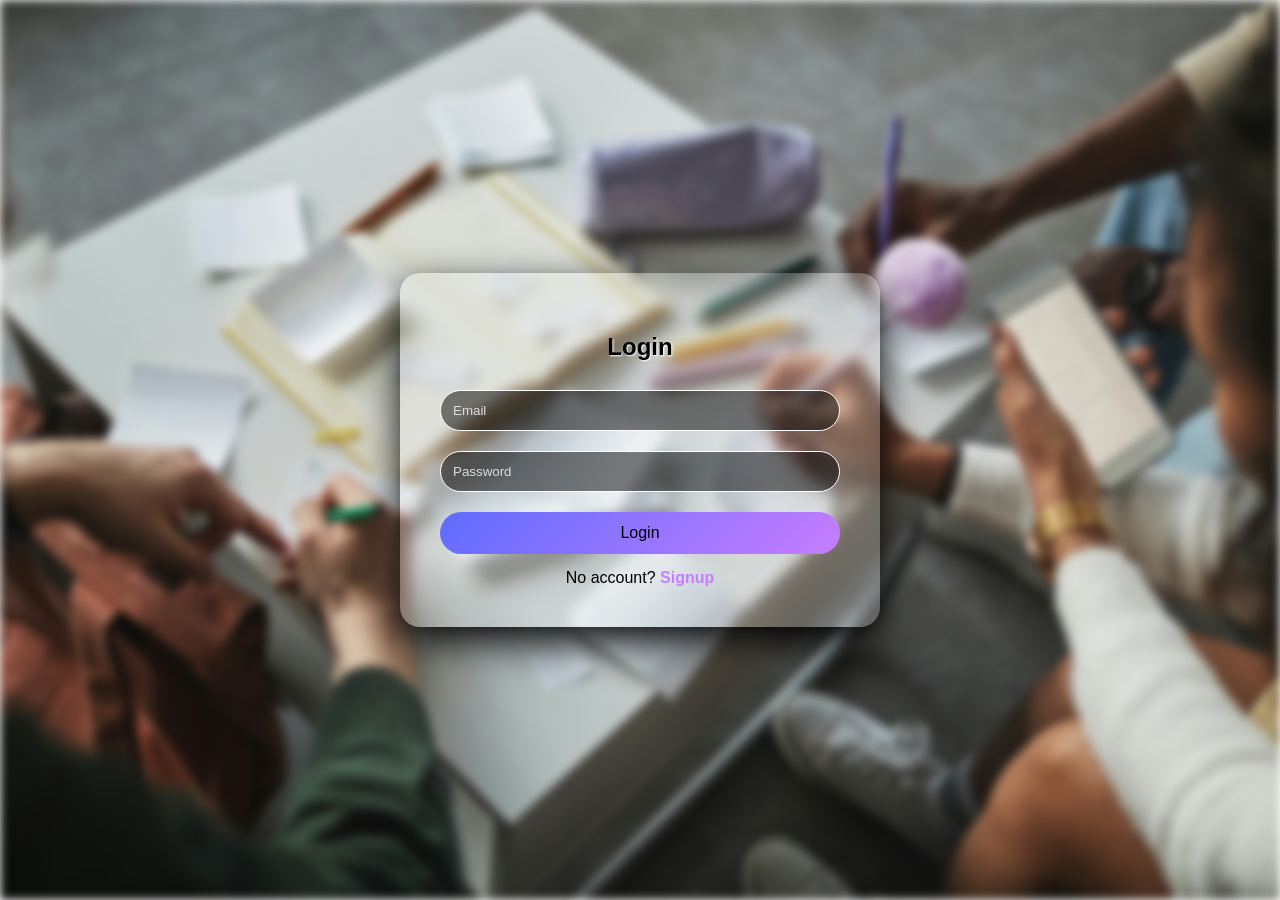
<file: static/login.html>
<!DOCTYPE html>
<html lang="en">
<head>
    <meta charset="UTF-8">
    <title>Login</title>
    <style>
        body::before {
            content: "";
            position: fixed;
            inset: 0;
            background-image: url('bg.jpg');   
            background-size: cover;
            background-position: center;
            filter: blur(5px);
            z-index: -1;
        }

        body {
            margin: 0;
            height: 100vh;
            display: flex;
            justify-content: center;
            align-items: center;
            background: white;
            font-family: Arial, sans-serif;
        }

        .card {
            width: 400px;
            background: rgba(255, 255, 255, 0.2);
            border-radius: 20px;
            box-shadow: 0 15px 40px black;
            padding: 40px;
            backdrop-filter: blur(5px);
        }

        h2 { 
            text-align: center; 
            color: black; 
            text-shadow: 1px 1px 2px white; 
        }

        input {
            width: 100%;
            padding: 12px;  
            margin: 10px 0;
            border-radius: 25px;
            border: 1px solid white;
            background: rgba(0, 0, 0, 0.5);
            box-sizing: border-box;
            color: white;
        }

        input::placeholder { 
            color: #ddd; 
        }

        button {
            width: 100%;
            padding: 12px;
            margin-top: 10px;
            border: none;
            border-radius: 25px;
            background: linear-gradient(135deg, #5f6cff, #c77dff);
            color: black;
            font-size: 16px;
            cursor: pointer;
        }

        button:hover { 
            opacity: 0.9; 
        }

        .link {
            text-align: center;
            margin-top: 15px;
            color: black;
        } 

        .link a { 
            color: #c77dff; 
            text-decoration: none; 
            font-weight: bold;
        }
    </style>
</head>
<body>

<div class="card">
    <h2>Login</h2>
    <input id="email" type="email" placeholder="Email">
    <input id="password" type="password" placeholder="Password">
    <button onclick="loginUser()">Login</button>
    <div class="link">
        No account? <a href="signup.html">Signup</a>
    </div>
</div>

<script>
async function loginUser() {
    const email = document.getElementById("email").value;
    const password = document.getElementById("password").value;

    if(!email || !password) {
        alert("Please enter email and password");
        return;
    }

    try {
        const res = await fetch("http://127.0.0.1:5000/login", {
            method: "POST",
            headers: {"Content-Type": "application/json"},
            body: JSON.stringify({email, password})
        });

        const data = await res.json();

        if(res.ok) {
            // 1. SAVE SESSION TO LOCAL STORAGE
            localStorage.setItem('userId', data.user_id);
            localStorage.setItem('userName', data.name);
            localStorage.setItem('userRole', data.role);
            localStorage.setItem('userEmail', email);

            // 2. DEBUG LOG (Open F12 to see this)
            console.log("Login Success! Role from DB is:", data.role);

            alert("Welcome " + data.name + "!");

            // 3. ROLE-BASED REDIRECT
            // Matches your DB value 'teacher'
            if (data.role === 'teacher') {
                window.location.href = "faculty_dashboard.html";
            } else {
                window.location.href = "dashboard.html";
            }
            
        } else {
            alert("Login Failed: " + data.error);
        }
    } catch(err) {
        console.error("Fetch Error:", err);
        alert("Server error. Ensure app.py is running.");
    }
}
</script>
</body>
</html>
</file>
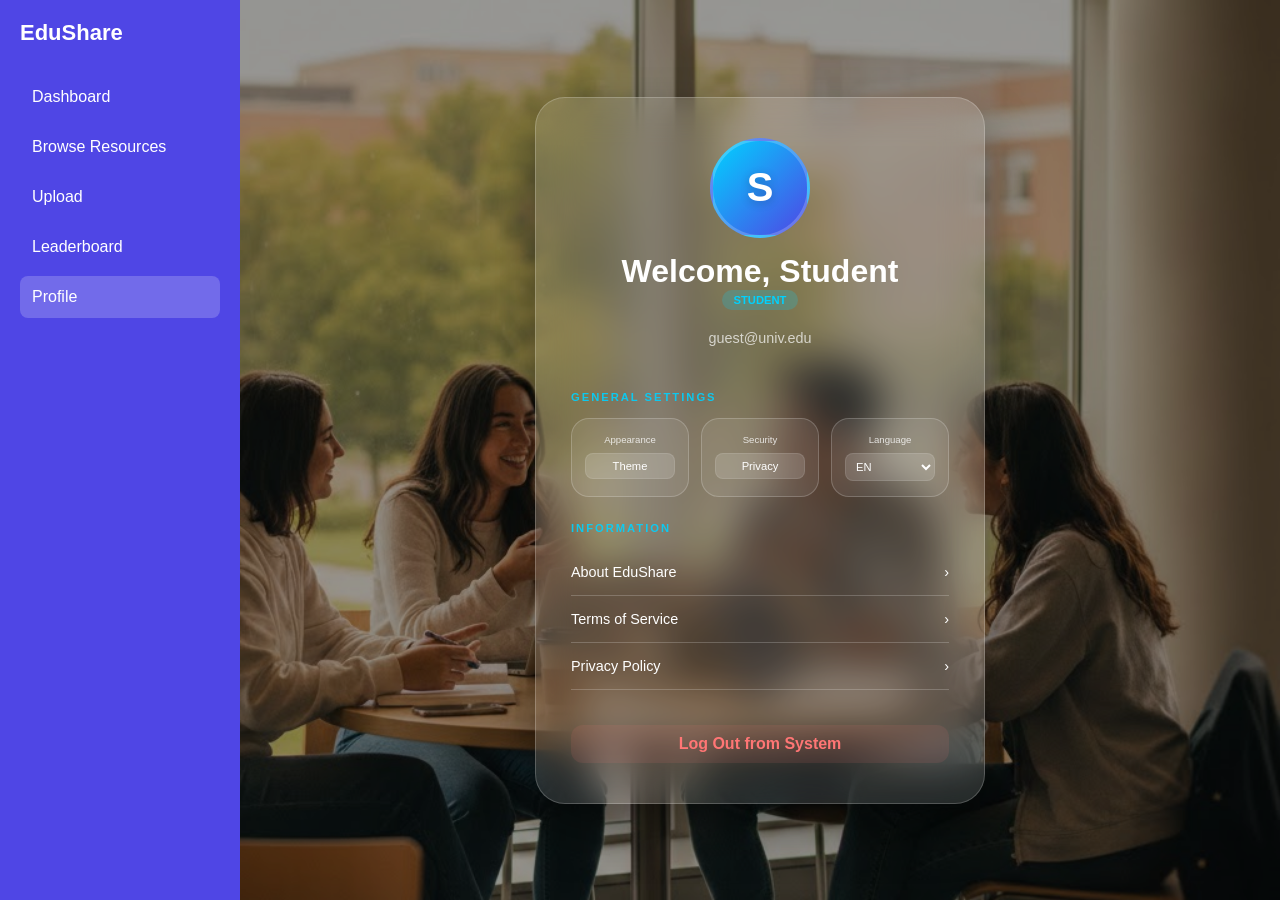
<file: static/profile.html>
<!DOCTYPE html>
<html lang="en">
<head>
    <meta charset="UTF-8">
    <meta name="viewport" content="width=device-width, initial-scale=1.0">
    <title>EduShare | Profile</title>
    <style>
        :root {
            --bg-image: url('students.png'); 
            --glass-bg: rgba(255, 255, 255, 0.12); 
            --glass-border: rgba(255, 255, 255, 0.2);
            --text-color: #ffffff;
            --accent-color: #00d2ff;
            --box-bg: rgba(255, 255, 255, 0.08);
            --sidebar-color: #4f46e5;
        }

        .dark-theme {
            --glass-bg: rgba(0, 0, 0, 0.5);
            --text-color: #e0e0e0;
            --accent-color: #bb86fc;
            --box-bg: rgba(0, 0, 0, 0.3);
        }

        * {
            margin: 0;
            padding: 0;
            box-sizing: border-box;
            transition: all 0.3s ease;
        }

        body {
            font-family: 'Segoe UI', sans-serif;
            min-height: 100vh;
            display: flex;
            background: var(--bg-image) no-repeat center center fixed;
            background-size: cover;
            box-shadow: inset 0 0 0 1000px rgba(0,0,0,0.4); 
        }

        /* Sidebar - Matching Dashboard/Browse */
        .sidebar {
            width: 240px;
            background: var(--sidebar-color);
            color: white;
            padding: 20px;
            display: flex;
            flex-direction: column;
            z-index: 10;
        }

        .logo { font-size: 22px; font-weight: bold; margin-bottom: 30px; }

        .sidebar a {
            display: block;
            padding: 12px;
            margin-bottom: 8px;
            border-radius: 8px;
            text-decoration: none;
            color: white;
            cursor: pointer;
        }

        .sidebar a:hover, .sidebar .active {
            background: rgba(255,255,255,0.2);
        }

        /* Profile Container */
        .profile-container {
            flex: 1;
            display: flex;
            justify-content: center;
            align-items: center;
            padding: 20px;
        }

        .profile-card {
            width: 100%;
            max-width: 450px;
            background: var(--glass-bg);
            backdrop-filter: blur(20px);
            -webkit-backdrop-filter: blur(20px);
            border-radius: 30px;
            border: 1px solid var(--glass-border);
            box-shadow: 0 25px 50px rgba(0,0,0,0.4);
            color: var(--text-color);
            overflow: hidden;
            animation: fadeIn 0.6s ease-out;
        }

        @keyframes fadeIn {
            from { opacity: 0; transform: translateY(20px); }
            to { opacity: 1; transform: translateY(0); }
        }

        .header { padding: 40px 20px 20px; text-align: center; }

        .avatar {
            width: 100px;
            height: 100px;
            background: linear-gradient(135deg, var(--accent-color), #4f46e5);
            border: 3px solid var(--glass-border);
            border-radius: 50%;
            margin: 0 auto 15px;
            display: flex;
            align-items: center;
            justify-content: center;
            font-size: 2.5rem;
            font-weight: bold;
            text-shadow: 0 2px 10px rgba(0,0,0,0.2);
        }

        .content { padding: 0 35px 40px; }

        .role-badge {
            display: inline-block;
            padding: 4px 12px;
            background: rgba(0, 210, 255, 0.2);
            color: var(--accent-color);
            border-radius: 20px;
            font-size: 0.7rem;
            font-weight: bold;
            text-transform: uppercase;
            margin-bottom: 20px;
        }

        .section-label {
            font-size: 0.7rem;
            text-transform: uppercase;
            letter-spacing: 2px;
            color: var(--accent-color);
            margin: 25px 0 15px;
            display: block;
            font-weight: bold;
            opacity: 0.9;
        }

        .settings-row { display: flex; gap: 12px; }

        .setting-item {
            flex: 1;
            background: var(--box-bg);
            padding: 15px 5px;
            border-radius: 18px;
            text-align: center;
            border: 1px solid var(--glass-border);
        }

        .setting-item span {
            display: block;
            font-size: 0.6rem;
            margin-bottom: 8px;
            opacity: 0.8;
        }

        .setting-item button, .setting-item select {
            background: rgba(255,255,255,0.15);
            border: 1px solid rgba(255,255,255,0.1);
            color: white;
            padding: 6px;
            border-radius: 8px;
            width: 85%;
            cursor: pointer;
            font-size: 0.7rem;
            outline: none;
        }

        .info-list { list-style: none; margin-top: 10px; }
        .info-list li { padding: 15px 0; border-bottom: 1px solid var(--glass-border); }
        .info-list a {
            color: var(--text-color);
            text-decoration: none;
            display: flex;
            justify-content: space-between;
            font-size: 0.9rem;
        }

        .logout {
            margin-top: 35px;
            display: block;
            text-align: center;
            color: #ff7675;
            text-decoration: none;
            font-weight: bold;
            cursor: pointer;
            padding: 10px;
            border-radius: 12px;
            background: rgba(255, 118, 117, 0.1);
        }
        
        .logout:hover { background: rgba(255, 118, 117, 0.2); }

        @media(max-width: 768px) {
            .sidebar { display: none; }
        }
    </style>
</head>
<body>

    <div class="sidebar">
        <div class="logo">EduShare</div>
        <a href="dashboard.html">Dashboard</a>
        <a href="browse.html">Browse Resources</a>
        <a href="upload.html">Upload</a>
        <a href="leaderboard.html">Leaderboard</a>
        <a href="profile.html" class="active">Profile</a>
    </div>

    <div class="profile-container">
        <div class="profile-card">
            <div class="header">
                <div class="avatar" id="initial">S</div>
                <h1 id="welcome">Welcome, <span id="uName">Student</span></h1>
                <div class="role-badge" id="uRole">Student</div>
                <p id="uEmail" style="opacity: 0.7; font-size: 0.9rem;">email@student.com</p>
            </div>

            <div class="content">
                <span class="section-label">General Settings</span>
                <div class="settings-row">
                    <div class="setting-item">
                        <span>Appearance</span>
                        <button onclick="toggle()">Theme</button>
                    </div>
                    <div class="setting-item">
                        <span>Security</span>
                        <button>Privacy</button>
                    </div>
                    <div class="setting-item">
                        <span>Language</span>
                        <select id="lang" onchange="translateText()">
                            <option value="en">EN</option>
                            <option value="ta">தமிழ்</option>
                        </select>
                    </div>
                </div>

                <span class="section-label">Information</span>
                <ul class="info-list">
                    <li><a href="#">About EduShare <span>&rsaquo;</span></a></li>
                    <li><a href="#">Terms of Service <span>&rsaquo;</span></a></li>
                    <li><a href="#">Privacy Policy <span>&rsaquo;</span></a></li>
                </ul>

                <a class="logout" onclick="logout()">Log Out from System</a>
            </div>
        </div>
    </div>

    <script>
        // Use the same keys as your Login script
        const userName = localStorage.getItem('userName') || "Student";
        const userEmail = localStorage.getItem('userEmail') || "guest@univ.edu";
        const userRole = localStorage.getItem('userRole') || "Student";

        document.getElementById('uName').innerText = userName;
        document.getElementById('uEmail').innerText = userEmail;
        document.getElementById('uRole').innerText = userRole;
        document.getElementById('initial').innerText = userName.charAt(0).toUpperCase();

        function toggle() {
            const isDark = document.body.classList.toggle('dark-theme');
            localStorage.setItem('theme', isDark ? 'dark' : 'light');
        }
        function translateText() {
            const l = document.getElementById('lang').value;
            const w = document.getElementById('welcome');
            w.innerHTML = (l === 'ta') ? `வரவேற்கிறோம், ${userName}` : `Welcome, ${userName}`;
        }

        function logout() {
            localStorage.clear();
            window.location.href = 'login.html';
        }
    </script>
</body>
</html>
</file>
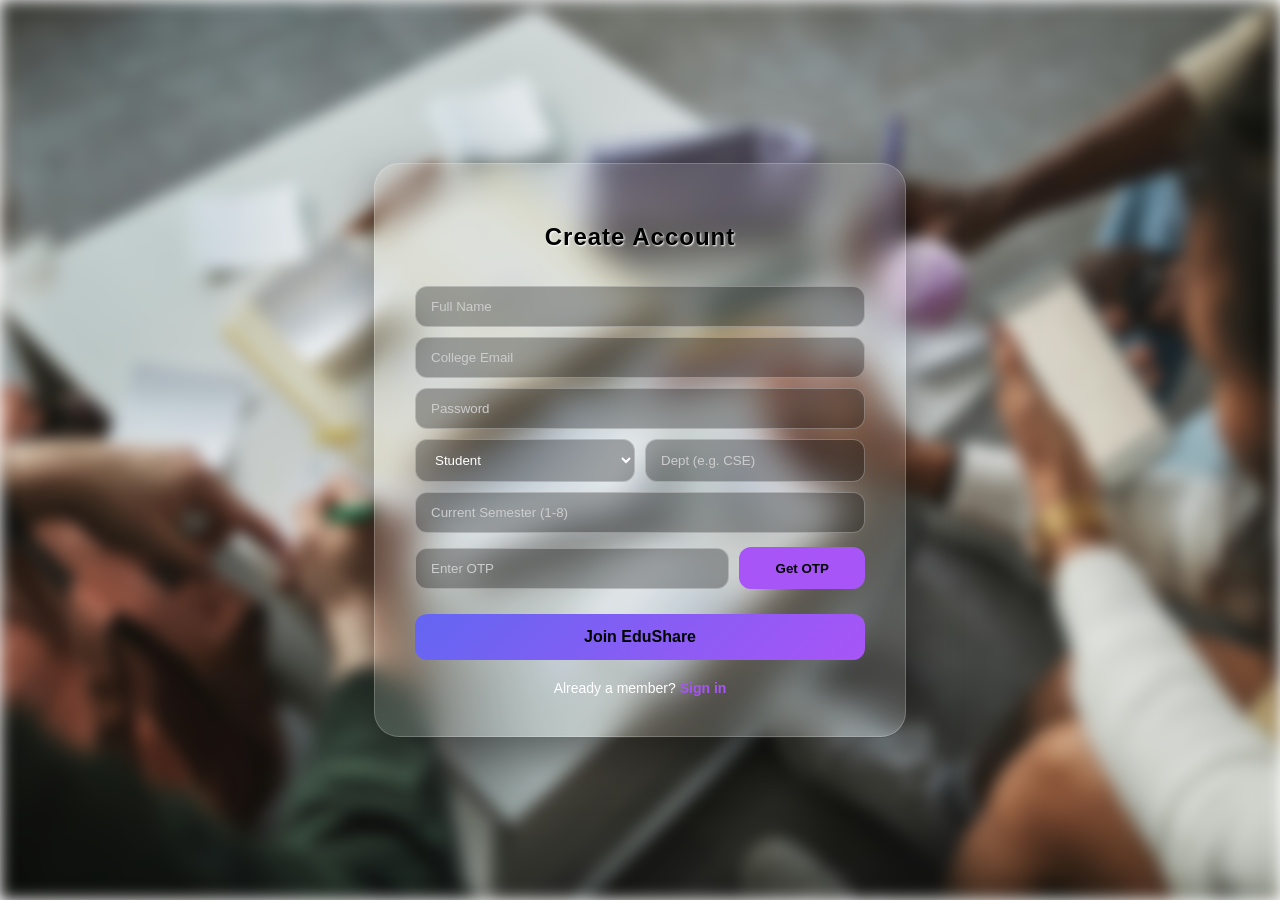
<file: static/signup.html>
<!DOCTYPE html>
<html lang="en">
<head>
    <meta charset="UTF-8">
    <meta name="viewport" content="width=device-width, initial-scale=1.0">
    <title>EduShare | Create Account</title>
    <style>
        body::before {
            content: "";
            position: fixed;
            inset: 0;
            background-image: url('bg.jpg');
             background-size: cover;
            background-position: center;
            filter: blur(8px);
            z-index: -1;
        }

        body {
            margin: 0;
            min-height: 100vh;
            display: flex;
            justify-content: center;
            align-items: center;
            font-family: 'Segoe UI', Tahoma, Geneva, Verdana, sans-serif;
            color: white;
        }

        .card {
            width: 450px;
            background: rgba(255, 255, 255, 0.1);
            backdrop-filter: blur(15px);
            border: 1px solid rgba(255, 255, 255, 0.2);
            border-radius: 25px;
            padding: 40px;
            box-shadow: 0 20px 50px rgba(0, 0, 0, 0.5);
        }

        h2 { 
            text-align: center; 
            color: black;
             text-shadow: 1px 1px 2px white; 
            margin-bottom: 25px; 
            letter-spacing: 1px; 
        }

        .form-group { 
            margin-bottom: 15px; 
        }

        input, 
        select {
            width: 100%;
            padding: 12px 15px;
            margin-top: 10px;
            border-radius: 12px;
            border: 1px solid rgba(255, 255, 255, 0.3);
            background: rgba(0, 0, 0, 0.3);
            color: white;
            box-sizing: border-box;
            outline: none;
            transition: 0.3s;
        }

        input:focus, 
        select:focus {
            border-color: #6366f1;
            background: rgba(0, 0, 0, 0.5);
        }

        input::placeholder { 
            color: #ccc; 
        }

        select option { 
            background: #333; 
            color: white; 
        }

        .otp-container {
            display: flex;
            gap: 10px;
            align-items: flex-end;
            margin-top: 5px;
        }

        .btn-otp {
            width: 40%;
            height: 42px;
            background: #a855f7;
            border: none;
            border-radius: 12px;
            color:black;
            cursor: pointer;
            font-weight: bold;
            transition: 0.3s;
        }

        .btn-otp:hover {
            background: #4338ca;
        }

        .btn-submit {
            width: 100%;
            padding: 14px;
            margin-top: 25px;
            border: none;
            border-radius: 12px;
            background: linear-gradient(135deg, #6366f1, #a855f7);
            color:black;
            font-size: 16px;
            font-weight: bold;
            cursor: pointer;
            transition: transform 0.2s;
        }

        .btn-submit:hover { 
            transform: scale(1.02); 
            opacity: 0.9; 
        }

        .link {
            text-align: center;
            margin-top: 20px;
            font-size: 14px;
        }

        .link a { 
            color: #a855f7; 
            text-decoration: none; 
            font-weight: bold; 
        }
    </style>
</head>
<body>

<div class="card">
    <h2>Create Account</h2>

    <input id="name" type="text" placeholder="Full Name">
    <input id="email" type="email" placeholder="College Email">
    <input id="password" type="password" placeholder="Password">

    <div style="display: flex; gap: 10px;">
        <select id="role" onchange="toggleSemester()">
            <option value="student">Student</option>
            <option value="teacher">Teacher</option>
            <option value="admin">Admin</option>
        </select>
        <input id="department" type="text" placeholder="Dept (e.g. CSE)">
    </div>

    <input id="semester" type="number" placeholder="Current Semester (1-8)" min="1" max="8">

    <div class="otp-container">
        <input id="otp" type="text" placeholder="Enter OTP">
        <button class="btn-otp" onclick="sendOTP()">Get OTP</button>
    </div>

    <button class="btn-submit" onclick="verifyAndRegister()">Join EduShare</button>

    <div class="link">
        Already a member? <a href="login.html">Sign in</a>
    </div>
</div>

<script>
    const API_URL = "http://127.0.0.1:5000";

    // Hides semester input if role is not student
    function toggleSemester() {
        const role = document.getElementById("role").value;
        const semInput = document.getElementById("semester");
        if (role !== "student") {
            semInput.style.display = "none";
            semInput.value = "0"; // Default for non-students
        } else {
            semInput.style.display = "block";
            semInput.value = "";
        }
    }

    async function sendOTP() {
        const email = document.getElementById("email").value;
        if(!email) { 
            alert("Please enter an email first."); 
            return; 
        }

        try {
            const res = await fetch(`${API_URL}/send-otp`, {
                method: "POST",
                headers: {"Content-Type": "application/json"},
                body: JSON.stringify({ email })
            });
            const data = await res.json();
            alert(data.message);
        } catch (err) {
            alert("Server error. Is the backend running?");
        }
    }

    async function verifyAndRegister() {
        const payload = {
            name: document.getElementById("name").value,
            email: document.getElementById("email").value,
            password: document.getElementById("password").value,
            otp: document.getElementById("otp").value,
            role: document.getElementById("role").value,
            department: document.getElementById("department").value,
            semester: document.getElementById("semester").value
        };

        if(Object.values(payload).some(val => !val)) {
            alert("Please fill in all fields including OTP.");
            return;
        }

        try {
            const res = await fetch(`${API_URL}/verify-otp`, {
                method: "POST",
                headers: {"Content-Type": "application/json"},
                body: JSON.stringify(payload)
            });

            const data = await res.json();

            if (data.status === "verified") {
                alert("Success! Account created.");
                window.location.href = "login.html";
            } else {
                alert("Error: " + data.message);
            }
        } catch (err) {
            alert("Connection failed.");
            console.error(err);
        }
    }
</script>

</body>
</html>
</file>
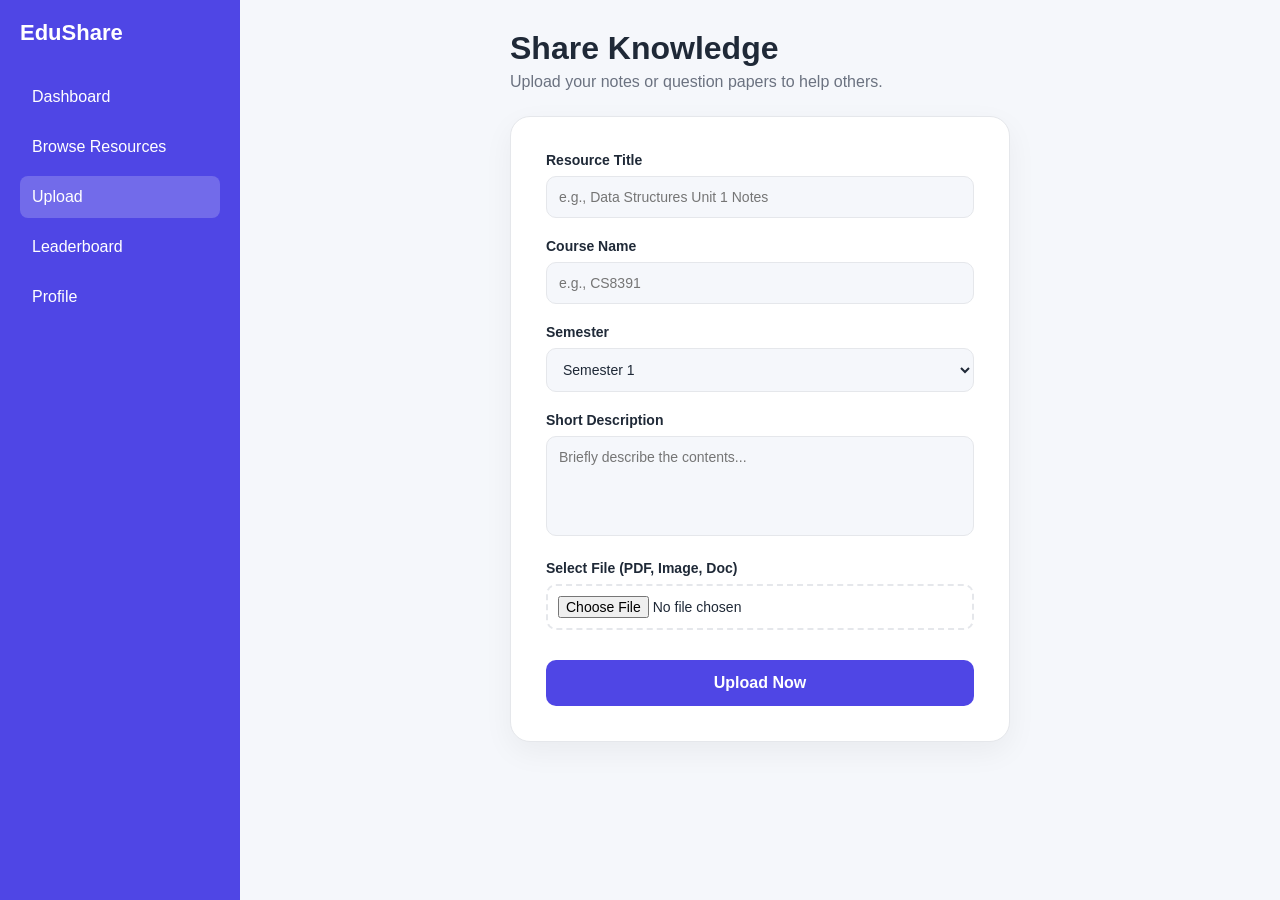
<file: static/upload.html>
<!DOCTYPE html>
<html lang="en">
<head>
<meta charset="UTF-8">
<meta name="viewport" content="width=device-width, initial-scale=1.0">
<title>EduShare | Upload Resource</title>

<style>
    /* --- THEME VARIABLES --- */
    :root {
        --primary: #4f46e5;
        --bg: #f5f7fb;
        --card-bg: #ffffff;
        --text: #1f2937;
        --text-light: #6b7280;
        --border: #e5e7eb;
    }

    body.dark-theme {
        --bg: #0f172a;
        --card-bg: #1e293b;
        --text: #f8fafc;
        --text-light: #94a3b8;
        --border: #334155;
    }

    *{
        margin:0;
        padding:0;
        box-sizing:border-box;
        font-family: "Segoe UI", sans-serif;
    }

    body{
        background: var(--bg);
        color: var(--text);
        transition: background 0.3s, color 0.3s;
    }

    .dashboard{
        display:flex;
        min-height:100vh;
    }

    /* Sidebar - Matching Dashboard */
    .sidebar{
        width:240px;
        background: var(--primary);
        color:white;
        padding:20px;
        flex-shrink: 0;
    }

    .logo{
        font-size:22px;
        font-weight:bold;
        margin-bottom:30px;
    }

    .sidebar a{
        display:block;
        padding:12px;
        margin-bottom:8px;
        border-radius:8px;
        text-decoration: none;
        color: white;
    }

    .sidebar a:hover,
    .sidebar .active{
        background:rgba(255,255,255,0.2);
    }

    /* Main Content */
    .main{
        flex:1;
        padding:30px;
        display: flex;
        flex-direction: column;
        align-items: center;
    }

    header {
        width: 100%;
        max-width: 500px;
        margin-bottom: 25px;
    }

    header h1{ margin-bottom: 6px; }
    header p{ color: var(--text-light); }

    /* Upload Card */
    .upload-card {
        background: var(--card-bg);
        padding: 35px;
        border-radius: 20px;
        border: 1px solid var(--border);
        box-shadow: 0 10px 30px rgba(0,0,0,0.05);
        width: 100%;
        max-width: 500px;
    }

    .form-group {
        margin-bottom: 20px;
    }

    label {
        display: block;
        font-size: 14px;
        font-weight: 600;
        margin-bottom: 8px;
        color: var(--text);
    }

    input, textarea, select {
        width: 100%;
        padding: 12px;
        border-radius: 10px;
        border: 1px solid var(--border);
        background: var(--bg);
        color: var(--text);
        font-size: 14px;
        outline: none;
        transition: border 0.3s;
    }

    input:focus, textarea:focus {
        border-color: var(--primary);
    }

    textarea {
        height: 100px;
        resize: none;
    }

    /* File Input Styling */
    input[type="file"] {
        background: var(--card-bg);
        padding: 10px;
        border: 2px dashed var(--border);
        cursor: pointer;
    }

    button {
        width: 100%;
        background: var(--primary);
        color: white;
        border: none;
        padding: 14px;
        border-radius: 10px;
        cursor: pointer;
        font-weight: bold;
        font-size: 16px;
        margin-top: 10px;
        transition: transform 0.2s, opacity 0.2s;
    }

    button:hover {
        opacity: 0.9;
        transform: translateY(-2px);
    }

    @media(max-width:768px){
        .sidebar { display: none; }
    }
</style>

<script>
    // Immediate Theme Check
    (function() {
        if (localStorage.getItem('theme') === 'dark') {
            document.body.classList.add('dark-theme');
        }
    })();
</script>
</head>
<body>

<div class="dashboard">
    <nav class="sidebar">
        <div class="logo">EduShare</div>
        <a href="dashboard.html">Dashboard</a>
        <a href="browse.html">Browse Resources</a>
        <a href="upload.html" class="active">Upload</a>
        <a href="leaderboard.html">Leaderboard</a>
        <a href="profile.html">Profile</a>
    </nav>

    <main class="main">
        <header>
            <h1>Share Knowledge</h1>
            <p>Upload your notes or question papers to help others.</p>
        </header>

        <div class="upload-card">
            <div class="form-group">
                <label>Resource Title</label>
                <input type="text" id="title" placeholder="e.g., Data Structures Unit 1 Notes">
            </div>

            <div class="form-group">
                <label>Course Name</label>
                <input type="text" id="course" placeholder="e.g., CS8391">
            </div>

            <div class="form-group">
                <label>Semester</label>
                <select id="sem">
                    <option value="1">Semester 1</option>
                    <option value="2">Semester 2</option>
                    <option value="3">Semester 3</option>
                    <option value="4">Semester 4</option>
                    <option value="5">Semester 5</option>
                    <option value="6">Semester 6</option>
                    <option value="7">Semester 7</option>
                    <option value="8">Semester 8</option>
                </select>
            </div>

            <div class="form-group">
                <label>Short Description</label>
                <textarea id="description" placeholder="Briefly describe the contents..."></textarea>
            </div>

            <div class="form-group">
                <label>Select File (PDF, Image, Doc)</label>
                <input type="file" id="fileInput">
            </div>

            <button onclick="handleUpload()">Upload Now</button>
        </div>
    </main>
</div>

<script>
    async function handleUpload() {
        const fileInput = document.getElementById('fileInput');
        if (!fileInput.files[0]) {
            alert("Please select a file to upload.");
            return;
        }

        const formData = new FormData();
        const userId = localStorage.getItem('userId');

        if (!userId) {
            alert("Session expired. Please log in again.");
            window.location.href = 'login.html';
            return;
        }

        formData.append('file', fileInput.files[0]);
        formData.append('title', document.getElementById('title').value);
        formData.append('description', document.getElementById('description').value);
        formData.append('course_name', document.getElementById('course').value);
        formData.append('semester', document.getElementById('sem').value);
        formData.append('user_id', userId);

        // Show loading state on button
        const btn = document.querySelector('button');
        const originalText = btn.innerText;
        btn.innerText = "Uploading...";
        btn.disabled = true;

        try {
            const res = await fetch('http://127.0.0.1:5000/upload', {
                method: 'POST',
                body: formData
            });
            const data = await res.json();
            
            if(res.ok) {
                alert("Success: " + data.message);
                window.location.href = 'dashboard.html';
            } else {
                alert("Upload Failed: " + data.error);
            }
        } catch (err) {
            alert("Server connection error.");
        } finally {
            btn.innerText = originalText;
            btn.disabled = false;
        }
    }
</script>

</body>
</html>
</file>
